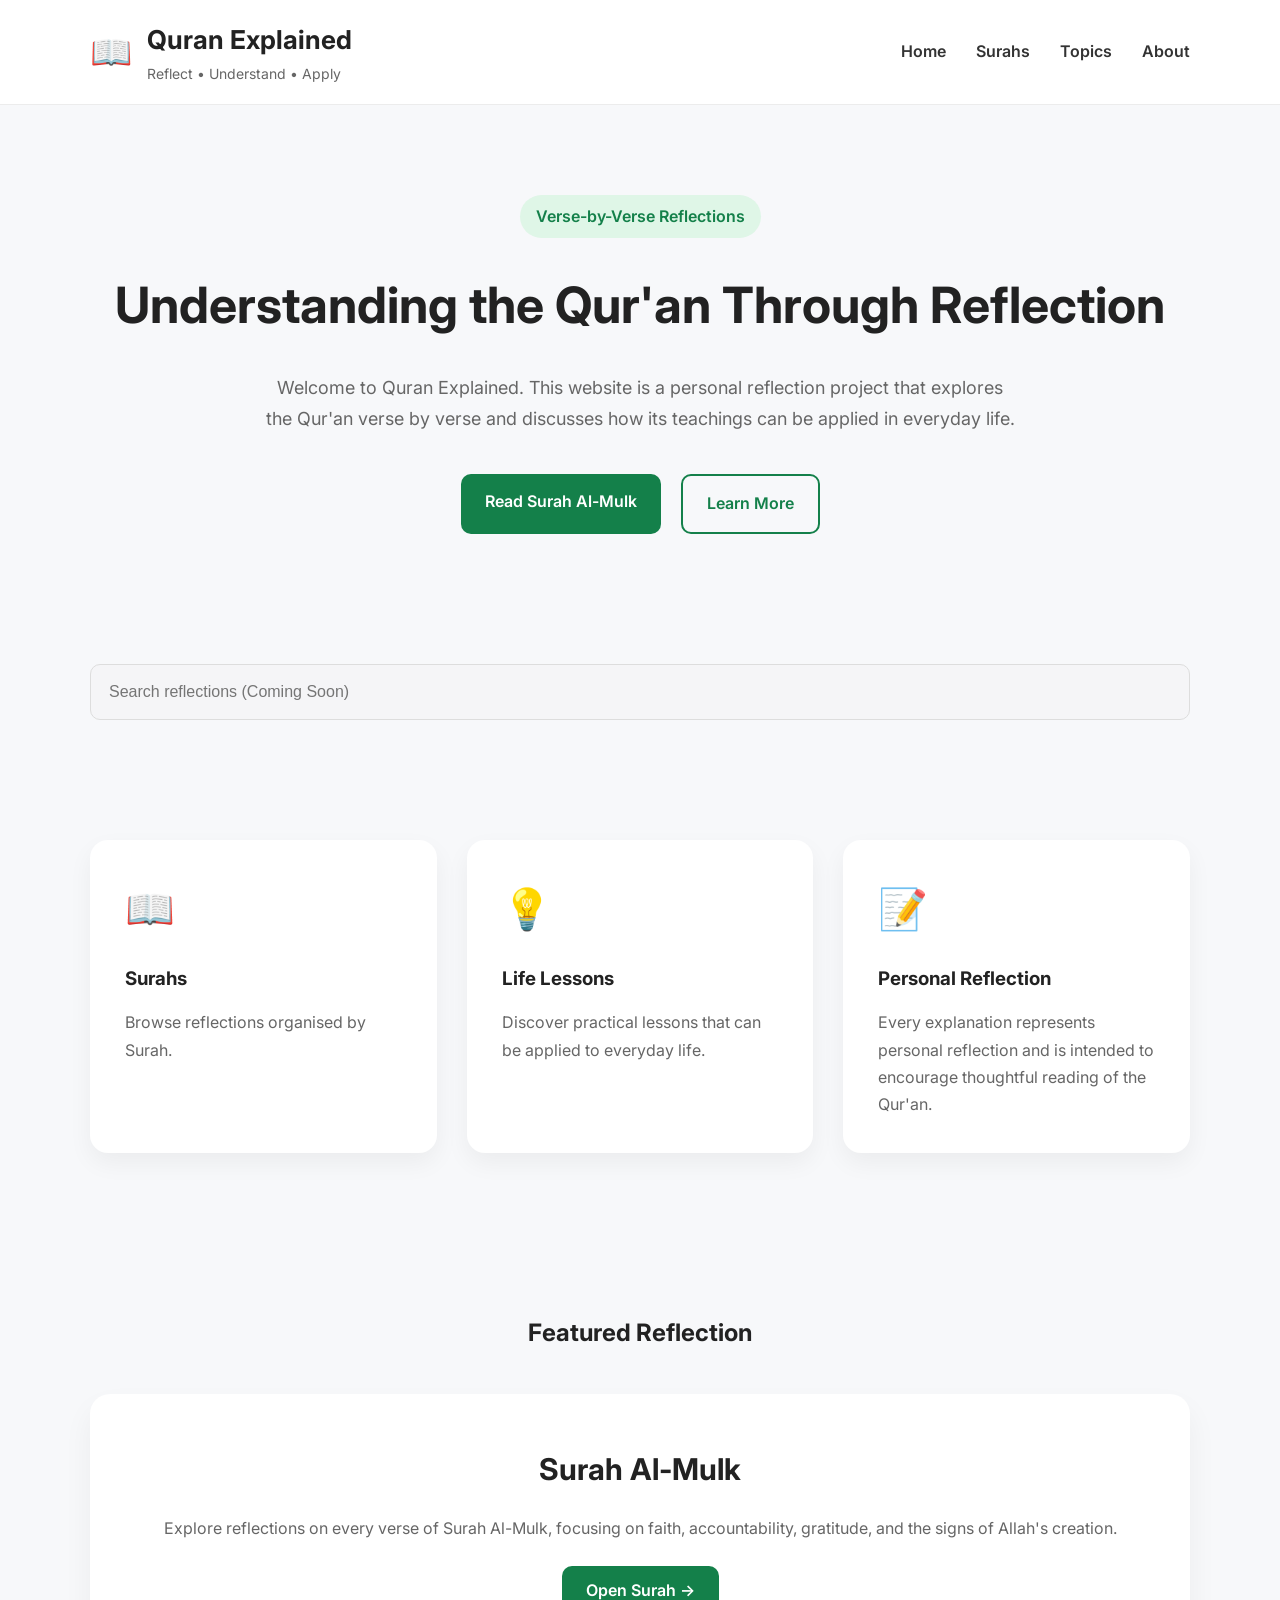
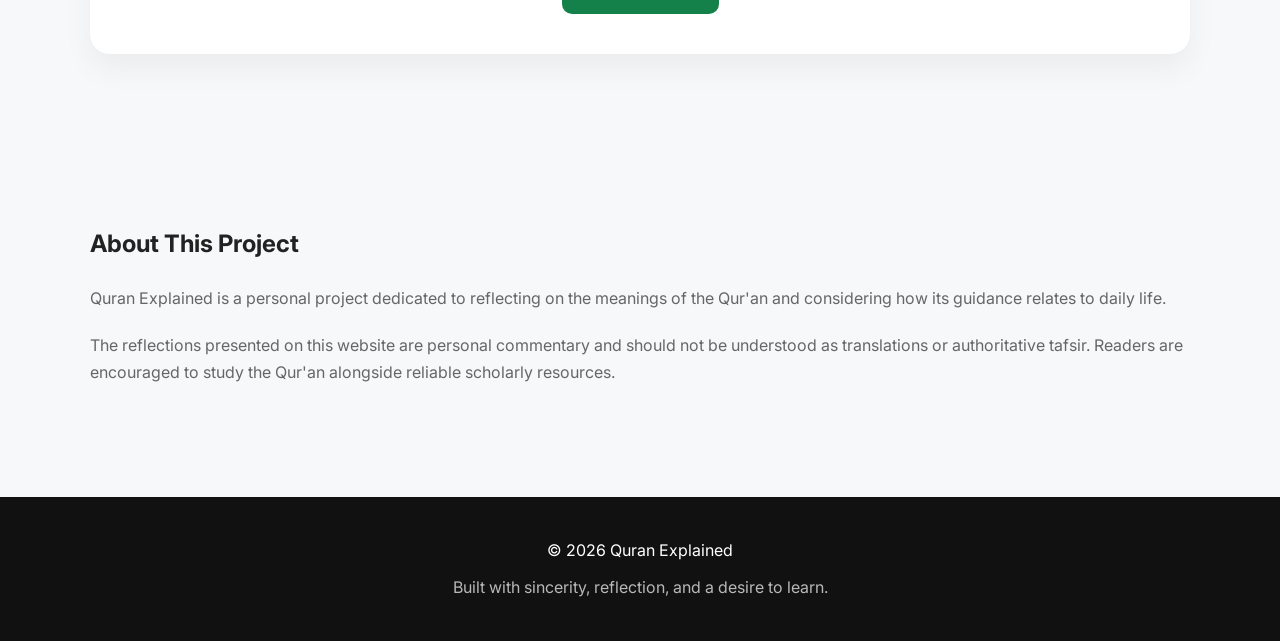
<file: index.html>
<!DOCTYPE html>
<html lang="en">

<head>
    <meta charset="UTF-8">
    <meta name="viewport" content="width=device-width, initial-scale=1.0">

    <title>Quran Explained</title>

    <meta name="description"
        content="Understanding the Qur'an through thoughtful reflection and practical application.">

    <link rel="preconnect" href="https://fonts.googleapis.com">
    <link rel="preconnect" href="https://fonts.gstatic.com" crossorigin>

    <link href="https://fonts.googleapis.com/css2?family=Inter:wght@400;500;600;700&family=Amiri:wght@700&display=swap"
        rel="stylesheet">
<link rel="stylesheet" href="Style.css">
</head>

<body>

<header>

    <div class="container">

        <div class="logo">

            <div class="logo-icon">📖</div>

            <div>

                <h1>Quran Explained</h1>

                <p>Reflect • Understand • Apply</p>

            </div>

        </div>

        <nav>

            <a href="index.html">Home</a>

            <a href="surahs/al-mulk.html">Surahs</a>

            <a href="#">Topics</a>

            <a href="about.html">About</a>

        </nav>

    </div>

</header>

<section class="hero">

    <div class="container">

        <span class="hero-tag">

            Verse-by-Verse Reflections

        </span>

        <h2>

            Understanding the Qur'an Through Reflection

        </h2>

        <p>

            Welcome to Quran Explained.

            This website is a personal reflection project that explores
            the Qur'an verse by verse and discusses how its teachings
            can be applied in everyday life.

        </p>

        <div class="buttons">

            <a class="btn btn-primary" href="surahs/al-mulk.html">

                Read Surah Al-Mulk

            </a>

            <a class="btn btn-secondary" href="#about">

                Learn More

            </a>

        </div>

    </div>

</section>

<section class="search">

    <div class="container">

        <input
            type="text"
            placeholder="Search reflections (Coming Soon)"
            disabled>

    </div>

</section>

<section class="cards">

    <div class="container">

        <div class="card">

            <div class="emoji">📖</div>

            <h3>Surahs</h3>

            <p>

                Browse reflections organised by Surah.

            </p>

        </div>

        <div class="card">

            <div class="emoji">💡</div>

            <h3>Life Lessons</h3>

            <p>

                Discover practical lessons that can be applied
                to everyday life.

            </p>

        </div>

        <div class="card">

            <div class="emoji">📝</div>

            <h3>Personal Reflection</h3>

            <p>

                Every explanation represents personal reflection
                and is intended to encourage thoughtful reading
                of the Qur'an.

            </p>

        </div>

    </div>

</section>

<section class="featured">

    <div class="container">

        <h2>

            Featured Reflection

        </h2>

        <div class="featured-card">

            <h3>

                Surah Al-Mulk

            </h3>

            <p>

                Explore reflections on every verse of
                Surah Al-Mulk, focusing on faith,
                accountability, gratitude,
                and the signs of Allah's creation.

            </p>

            <a class="btn btn-primary"

                href="surahs/al-mulk.html">

                Open Surah →

            </a>

        </div>

    </div>

</section>

<section id="about" class="about">

    <div class="container">

        <h2>

            About This Project

        </h2>

        <p>

            Quran Explained is a personal project dedicated to
            reflecting on the meanings of the Qur'an and considering
            how its guidance relates to daily life.

        </p>

        <p>

            The reflections presented on this website are personal
            commentary and should not be understood as translations
            or authoritative tafsir. Readers are encouraged to study
            the Qur'an alongside reliable scholarly resources.

        </p>

    </div>

</section>

<footer>

    <div class="container">

        <p>

            © 2026 Quran Explained

        </p>

        <p>

            Built with sincerity, reflection, and a desire to learn.

        </p>

    </div>

</footer>

<script src="App.js"></script>

</body>

</html>
</file>
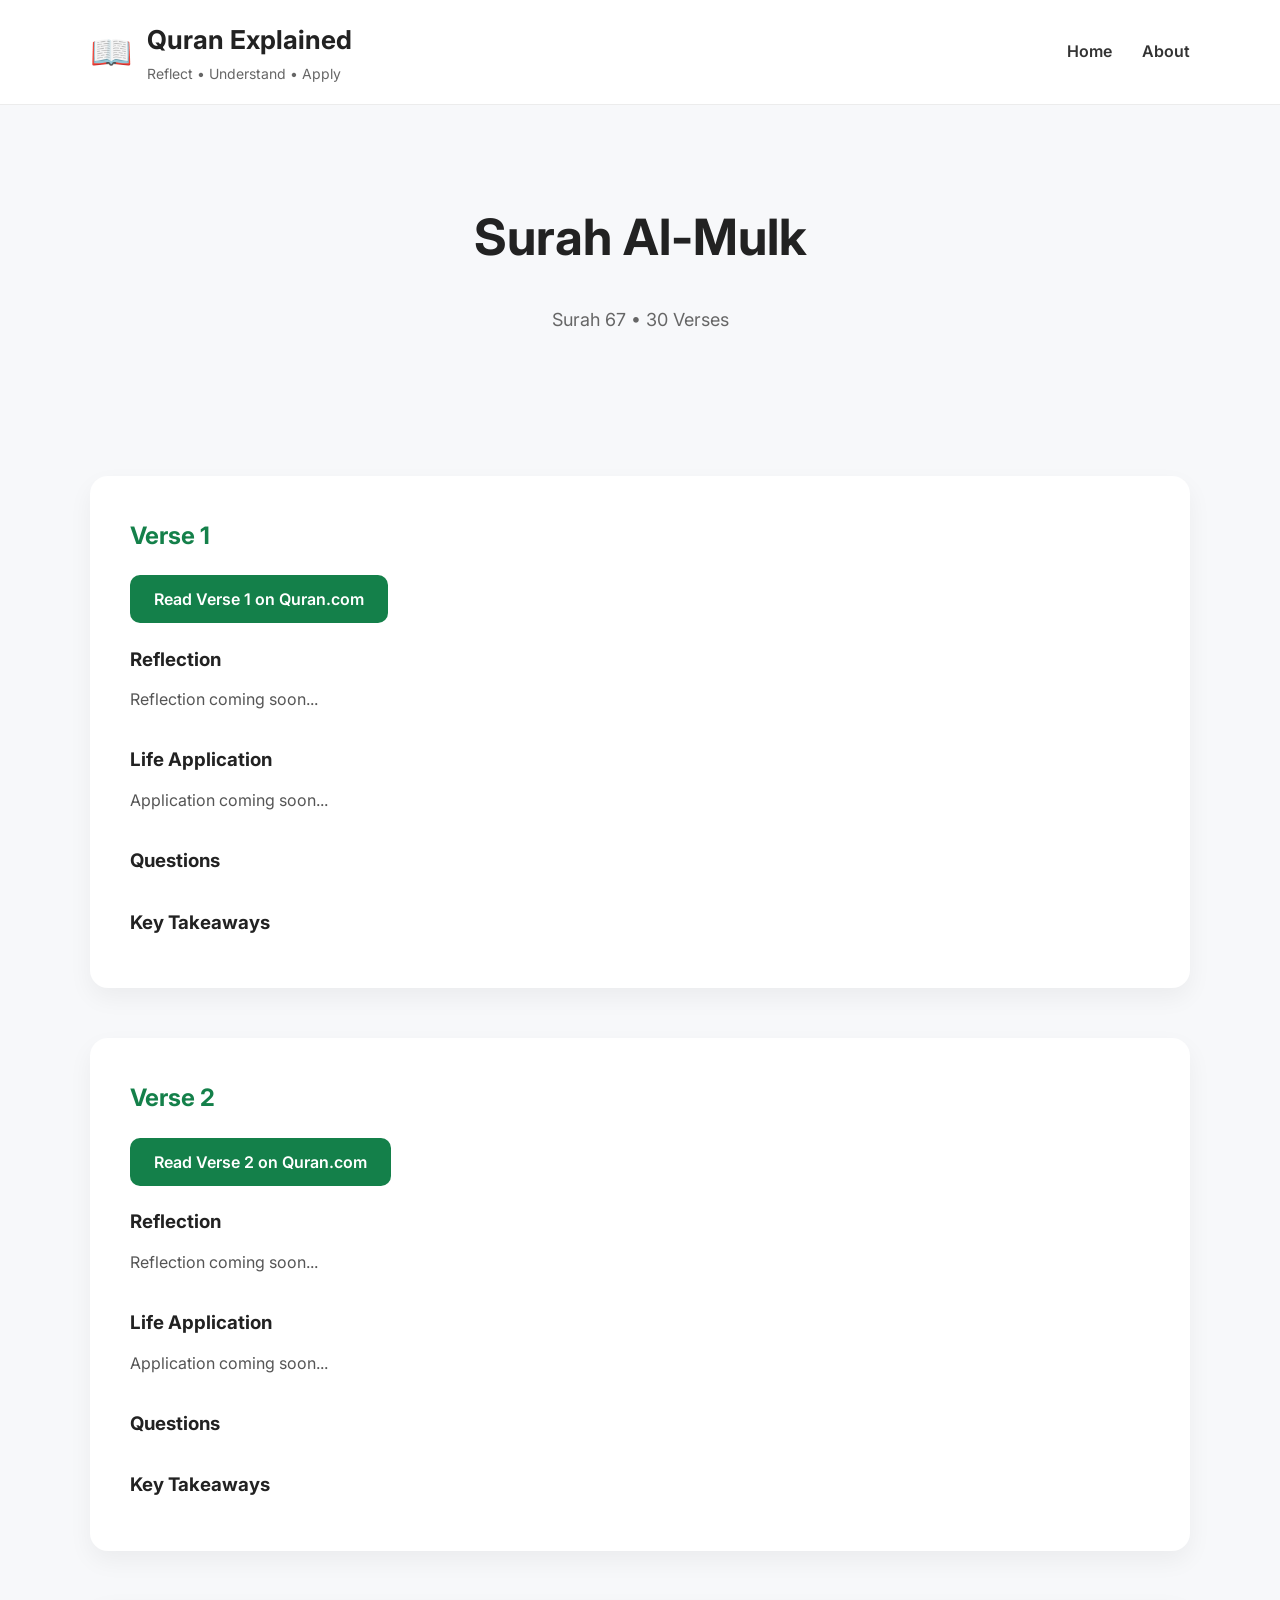
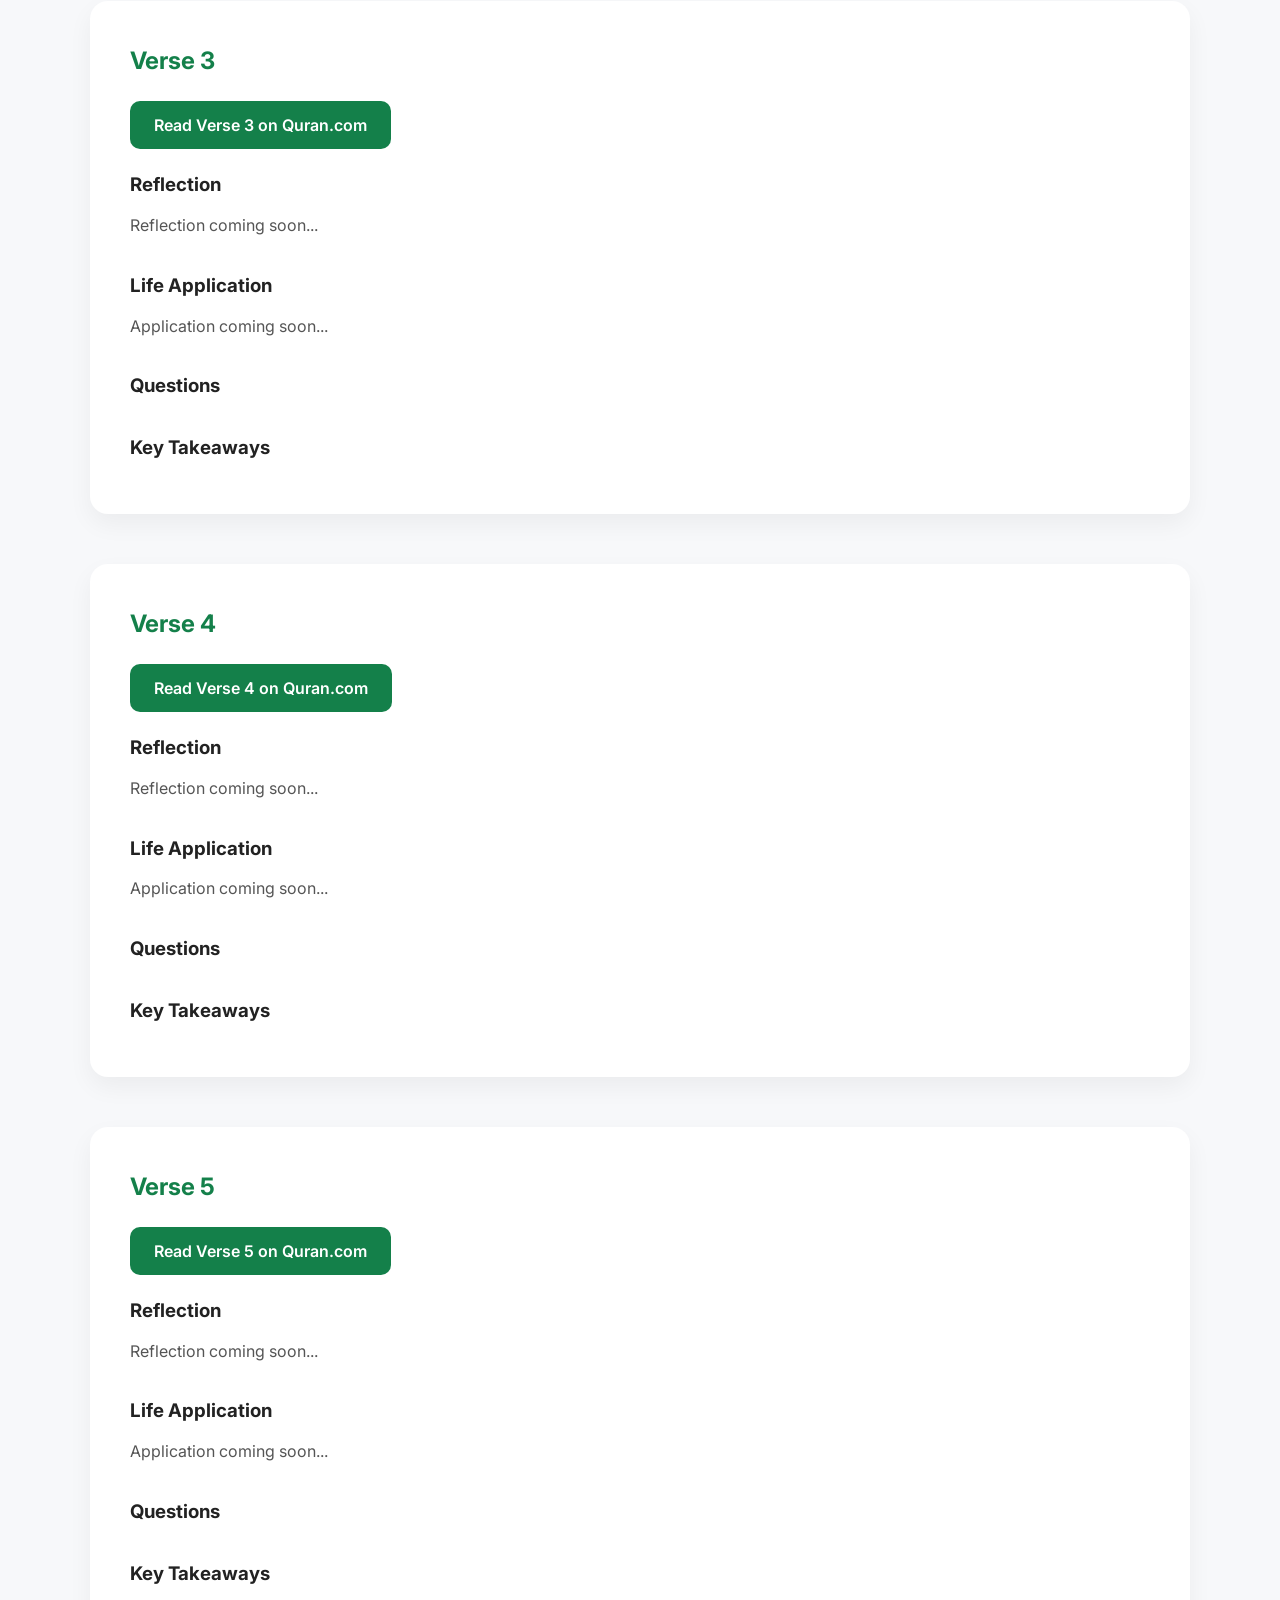
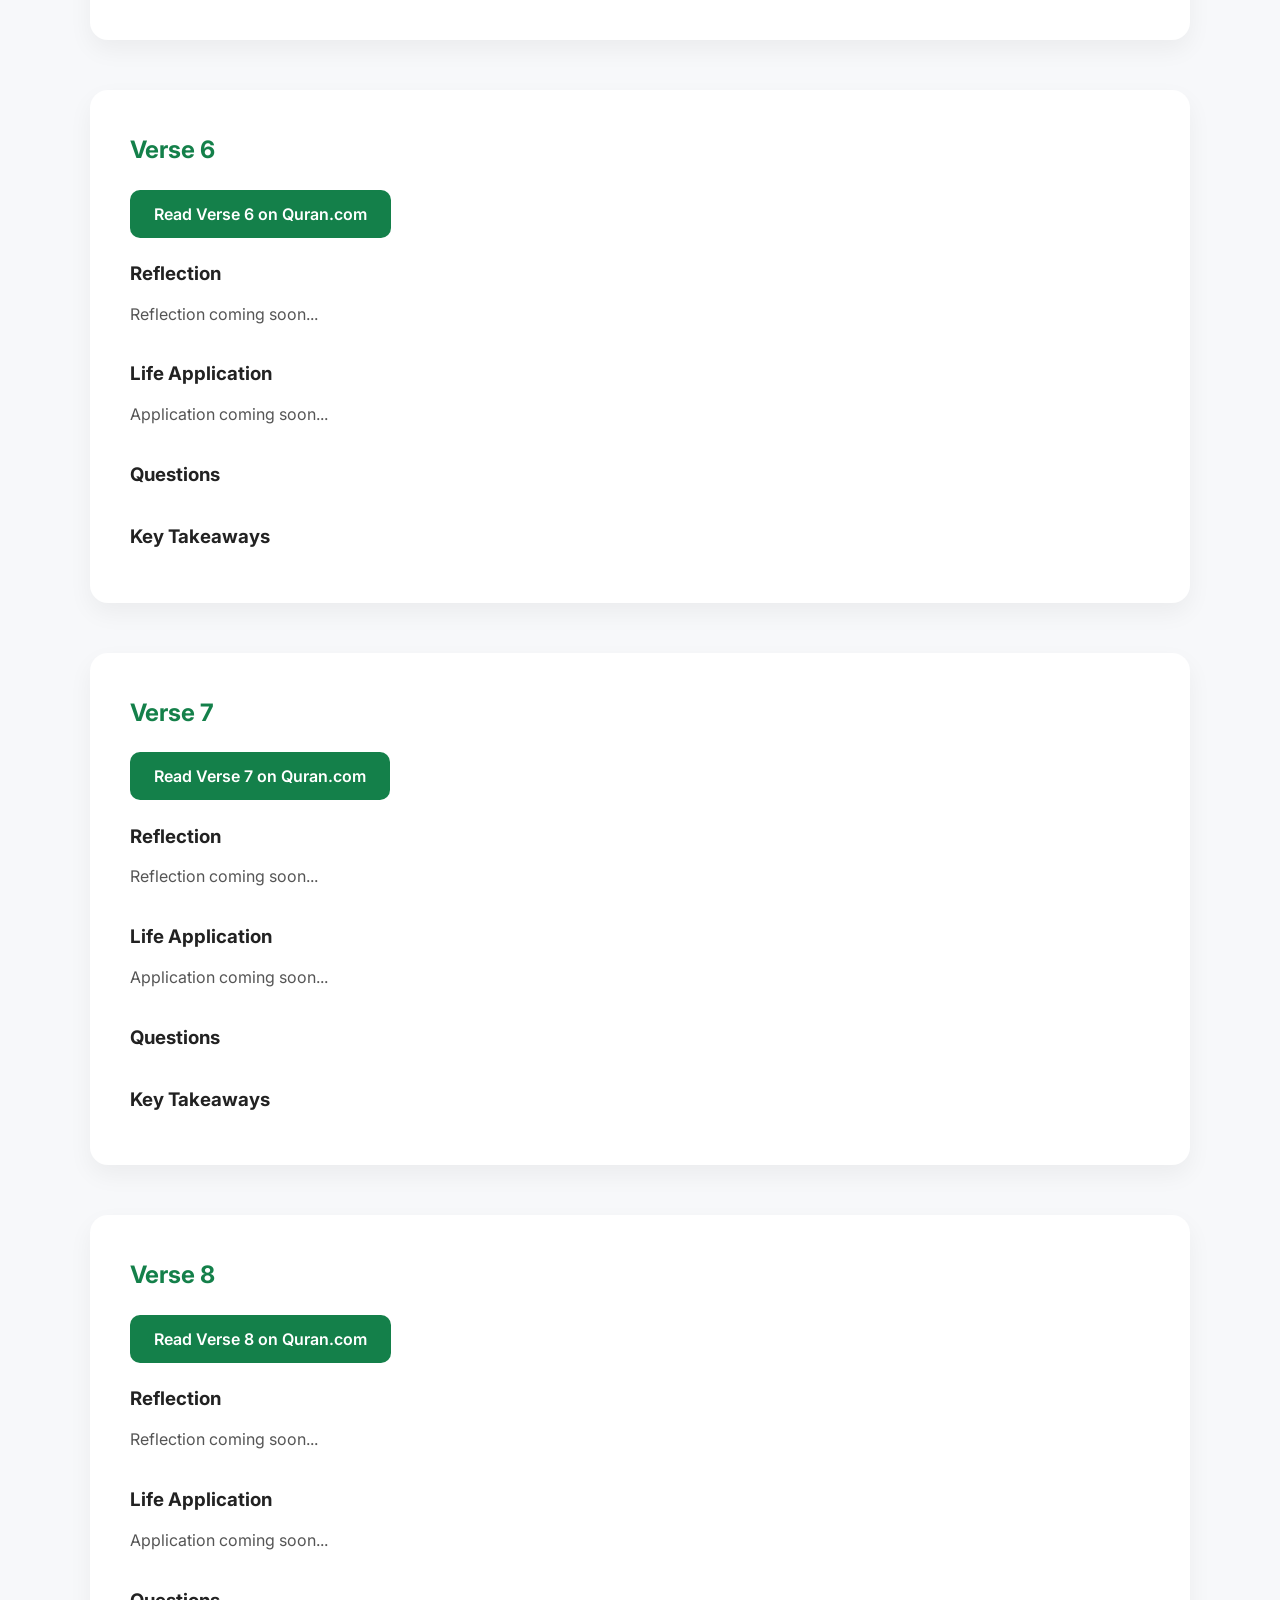
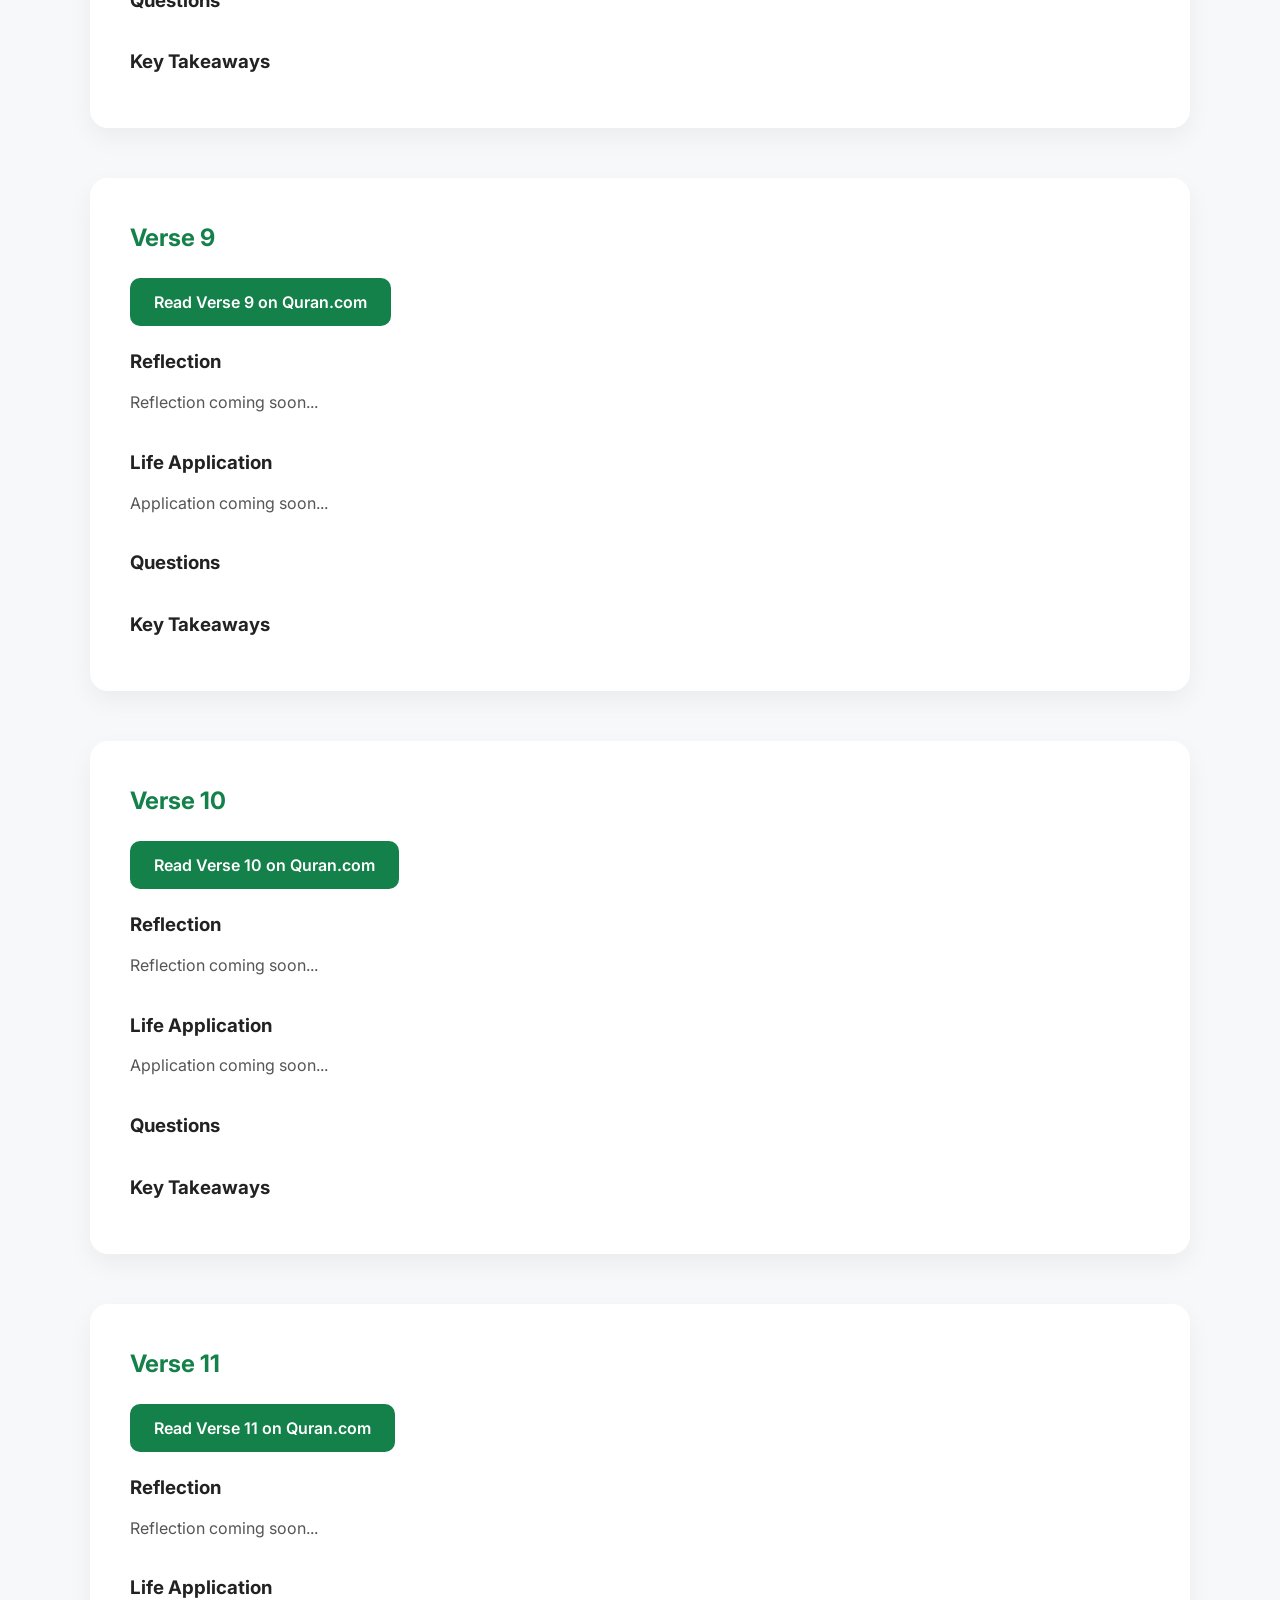
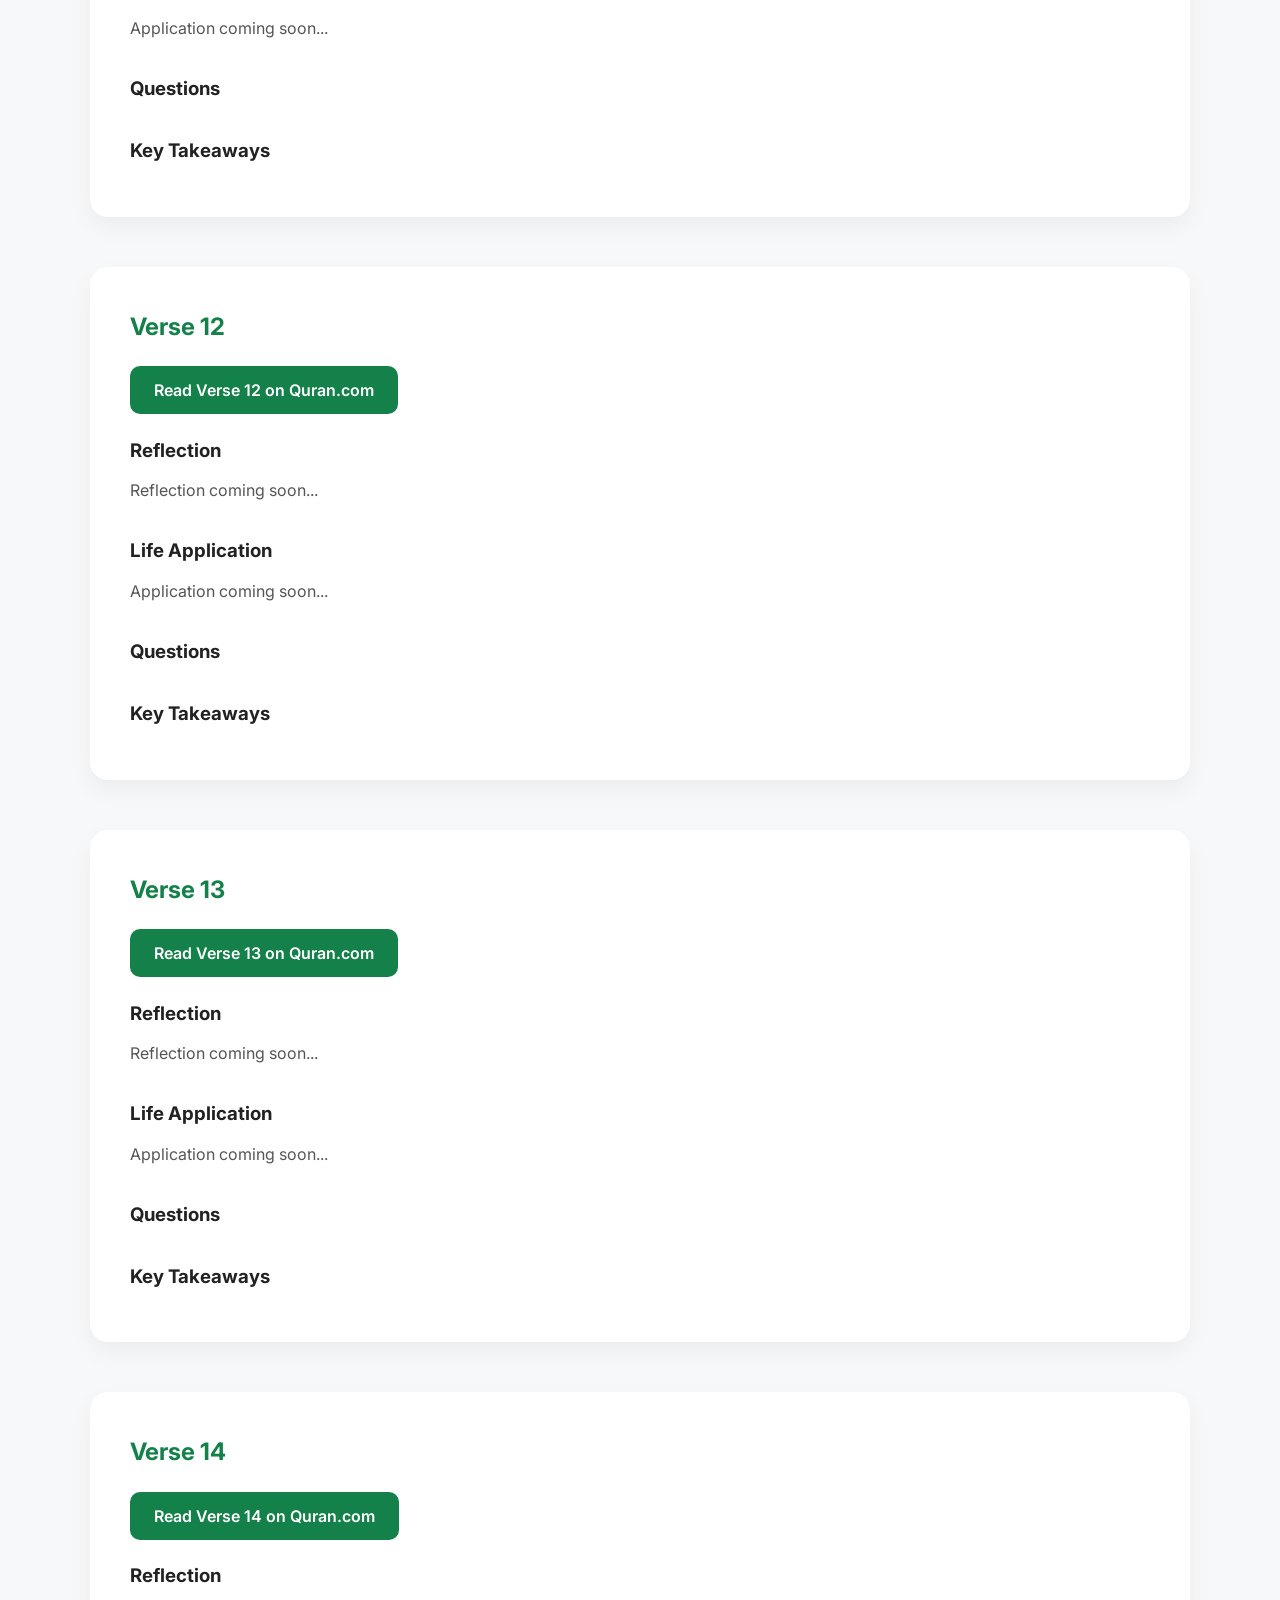
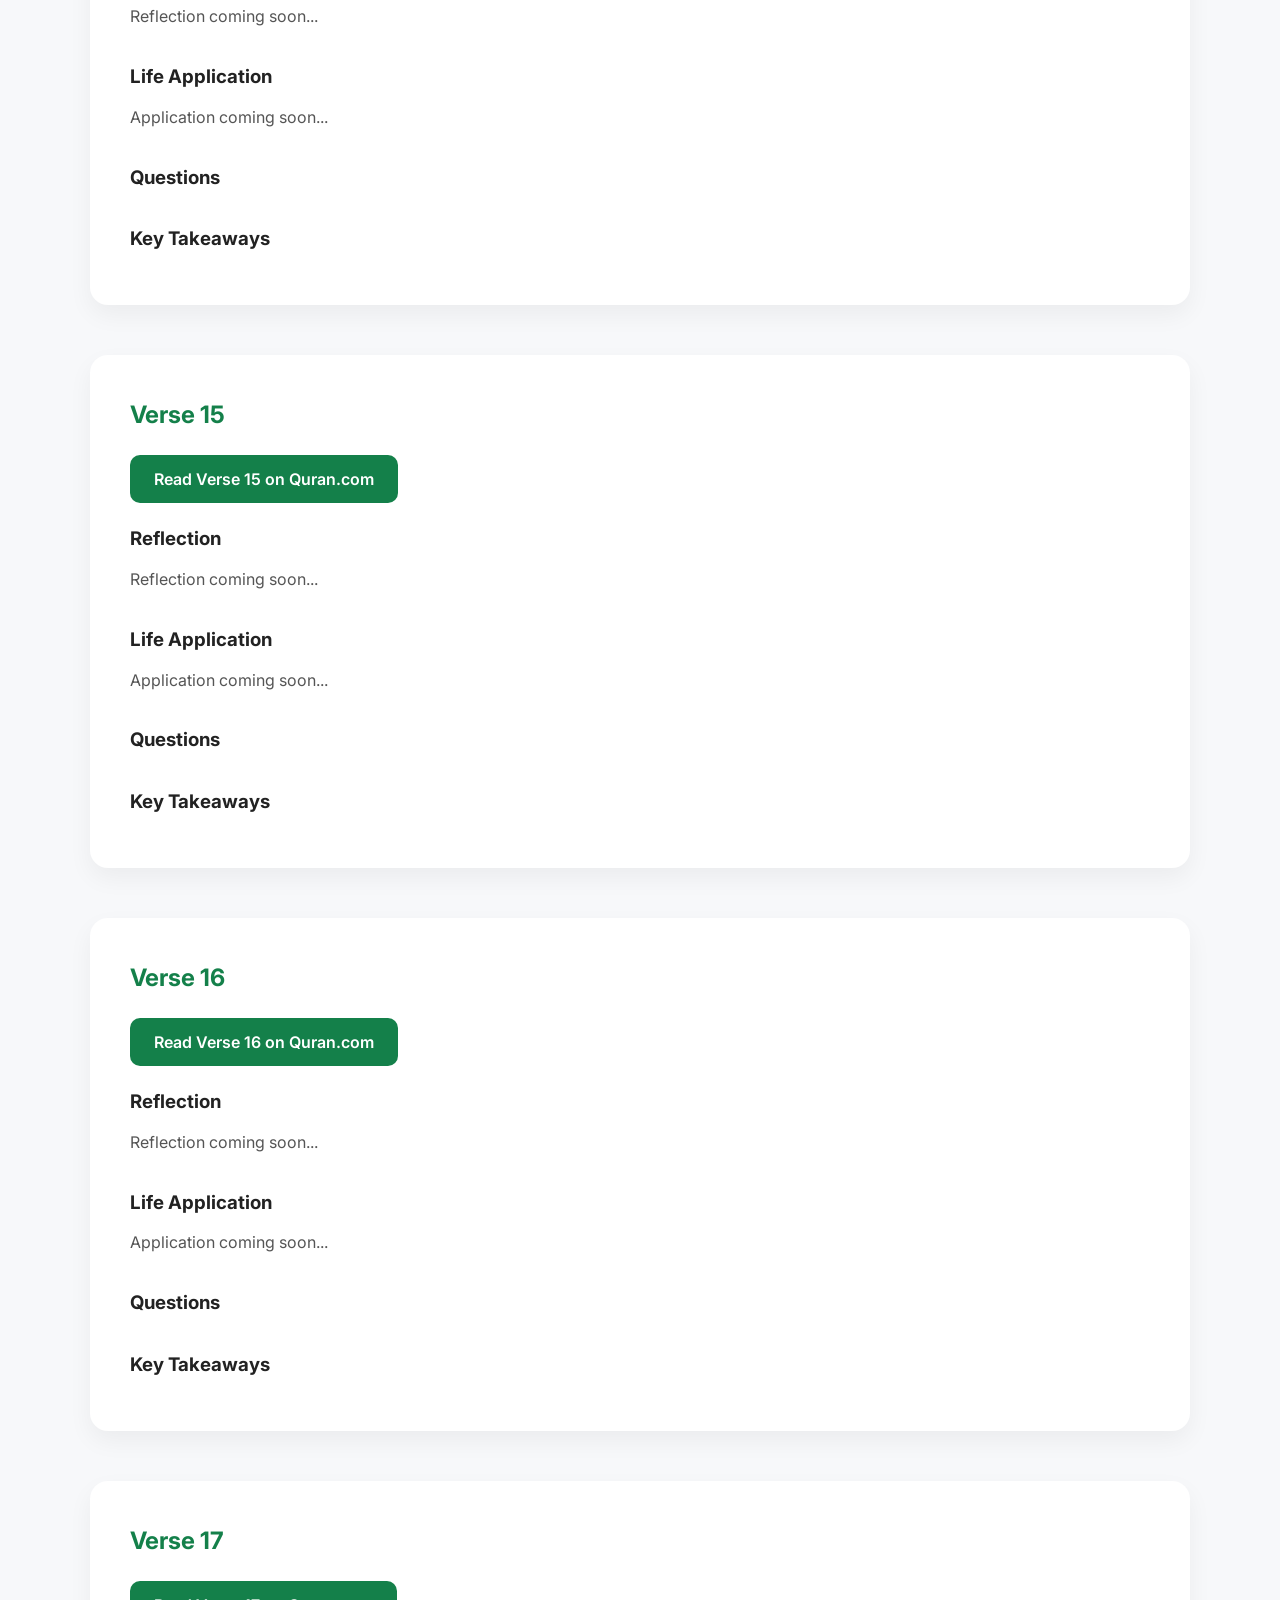
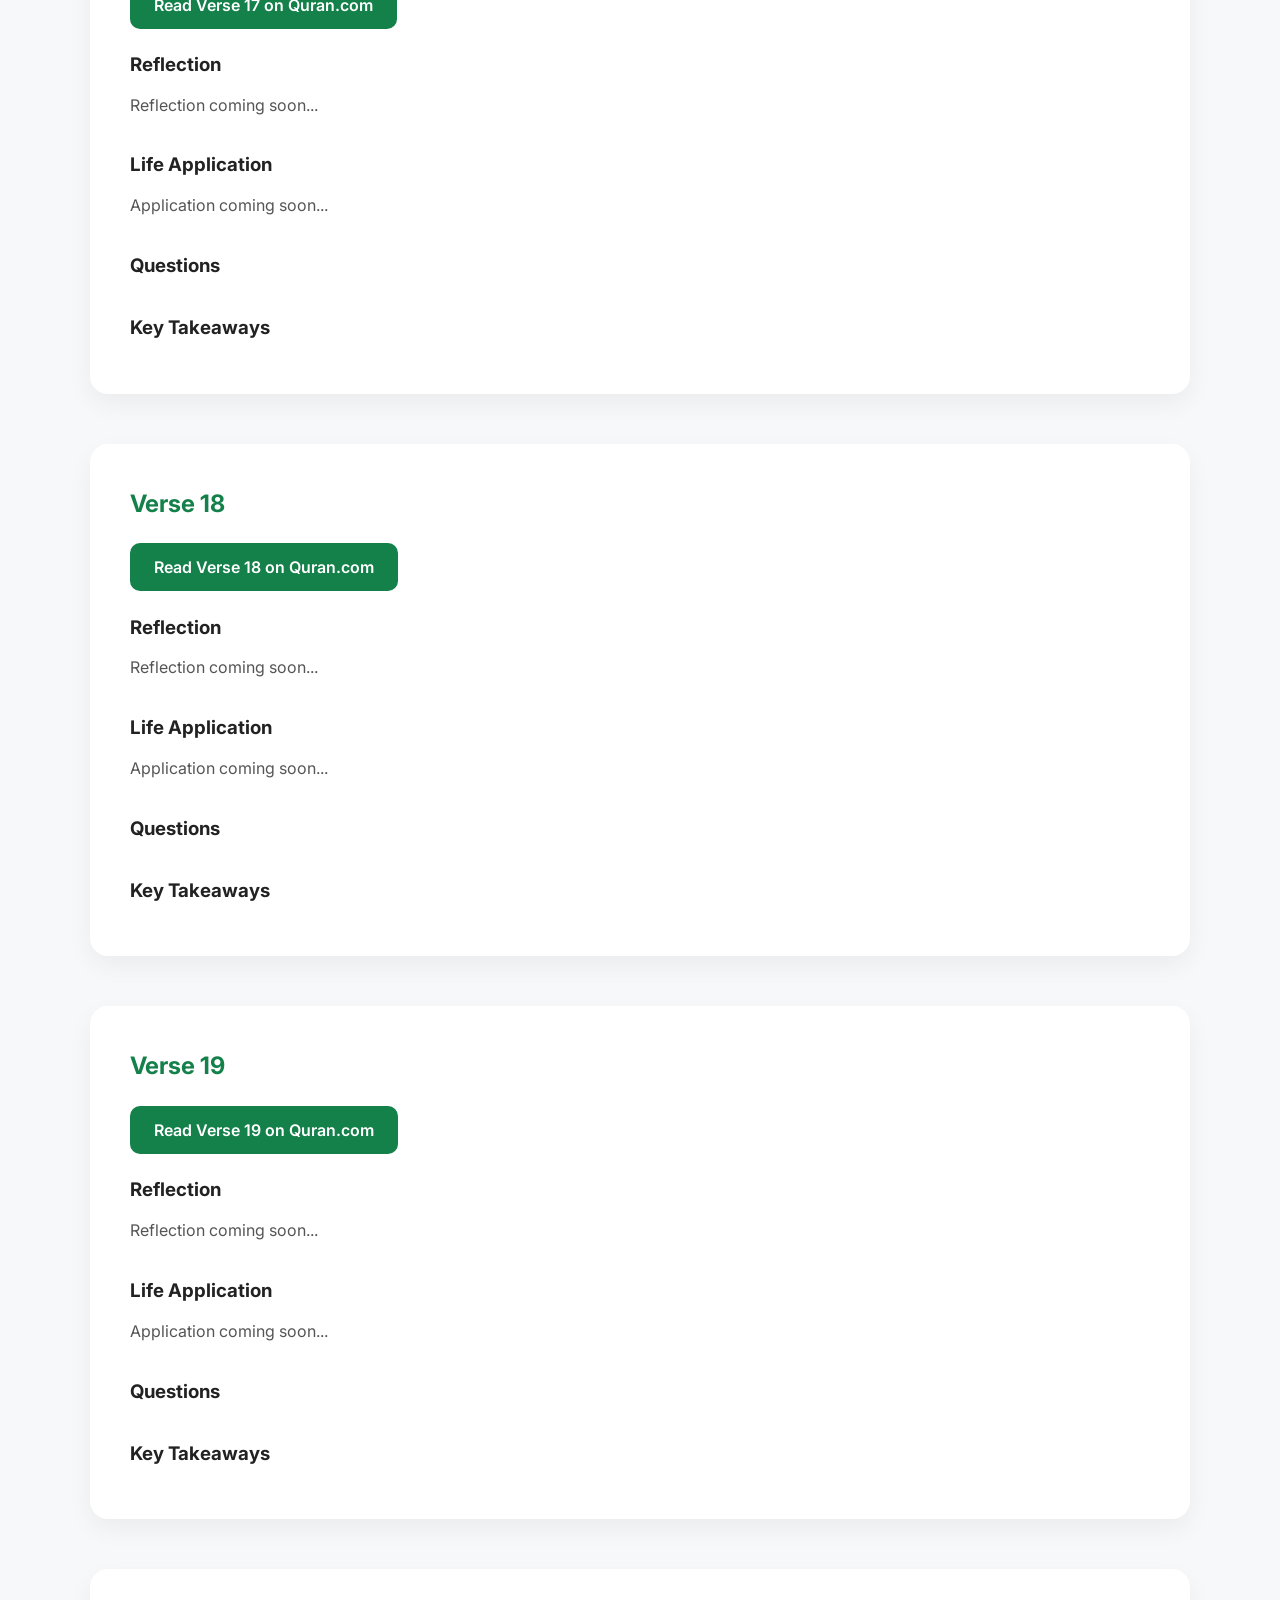
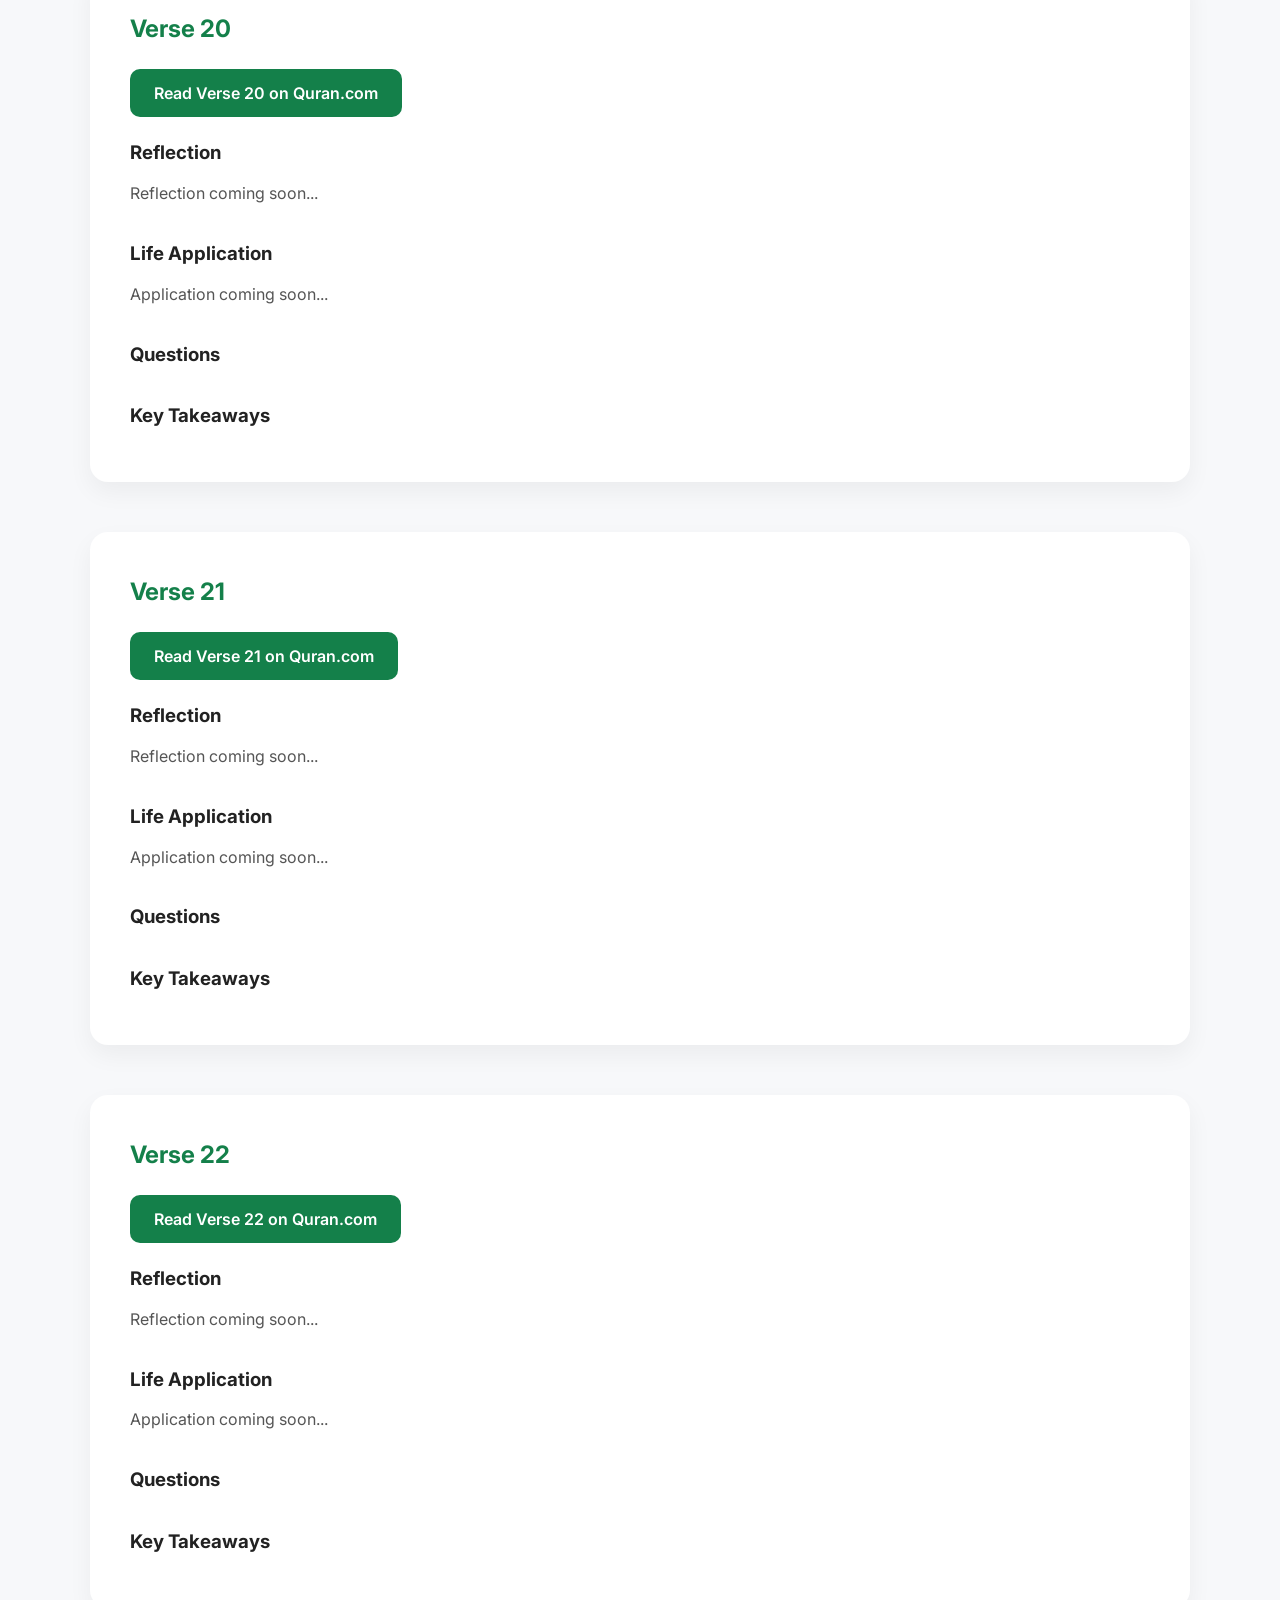
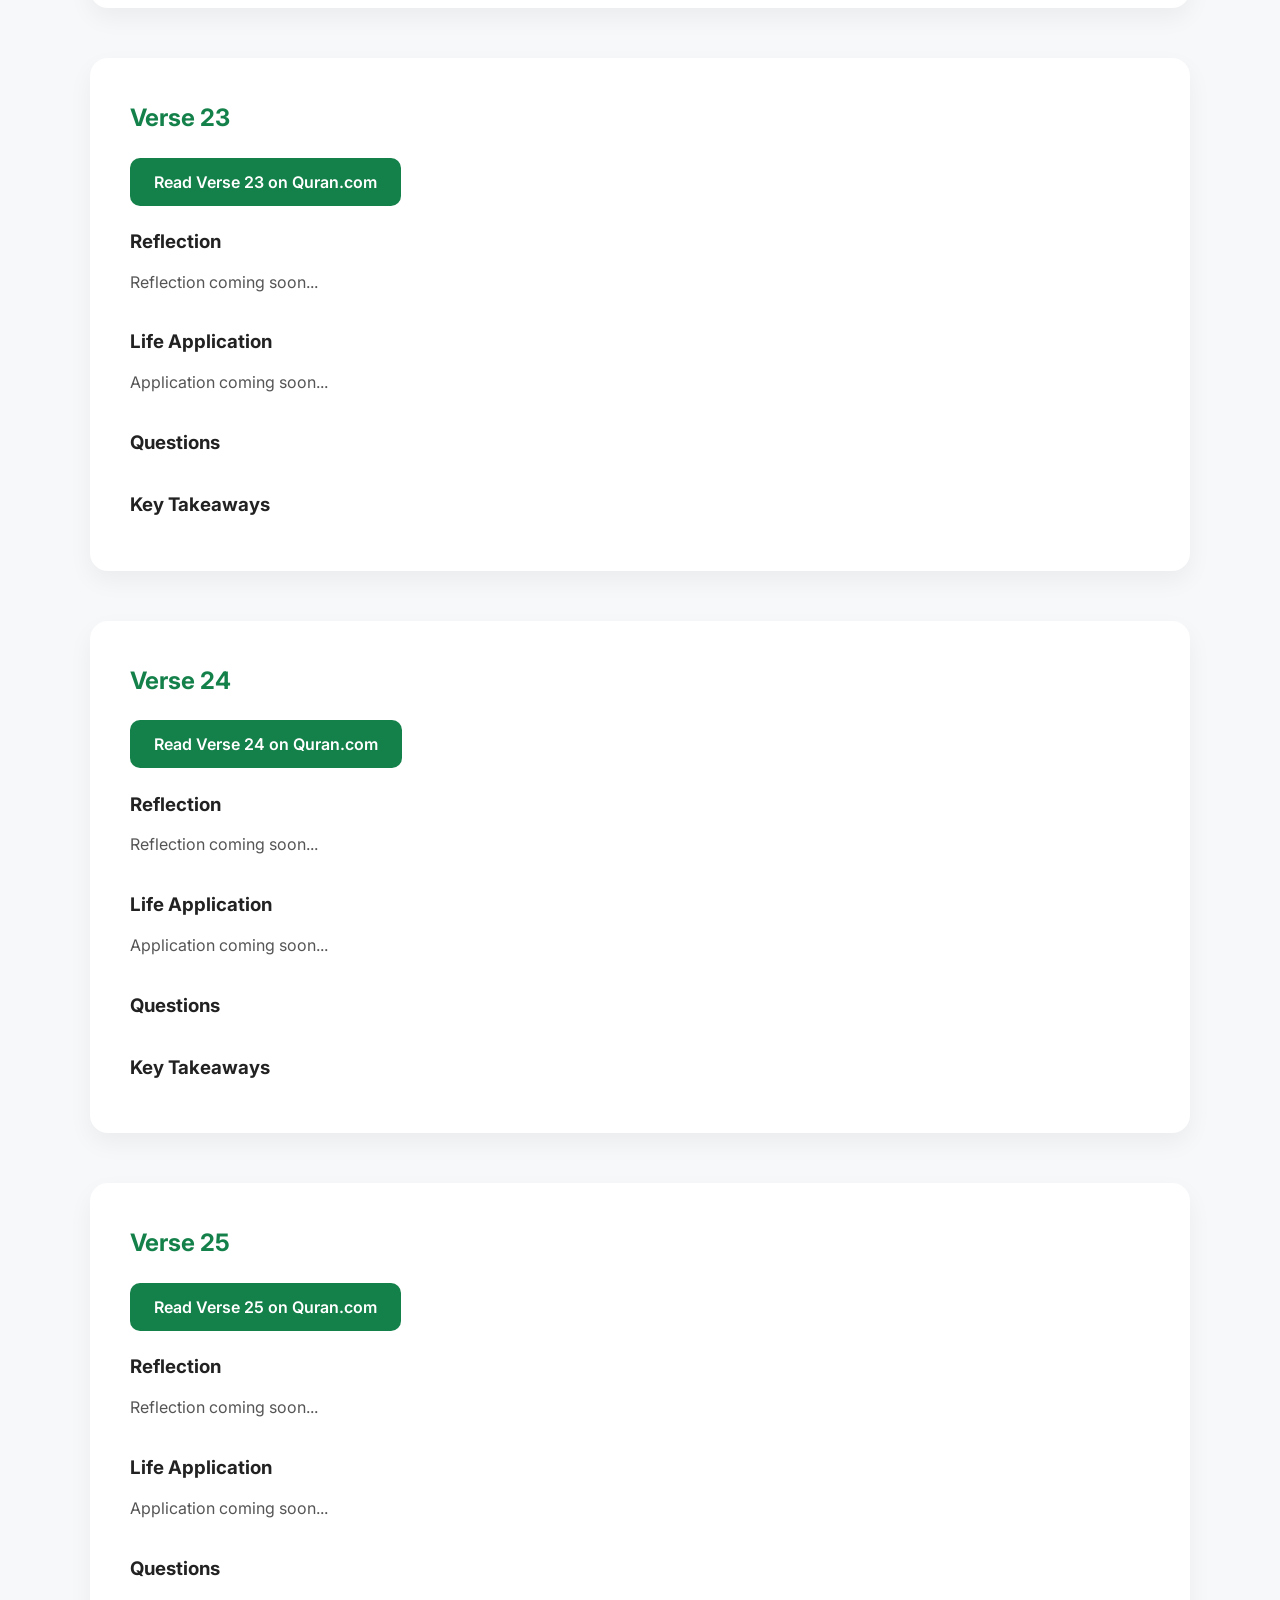
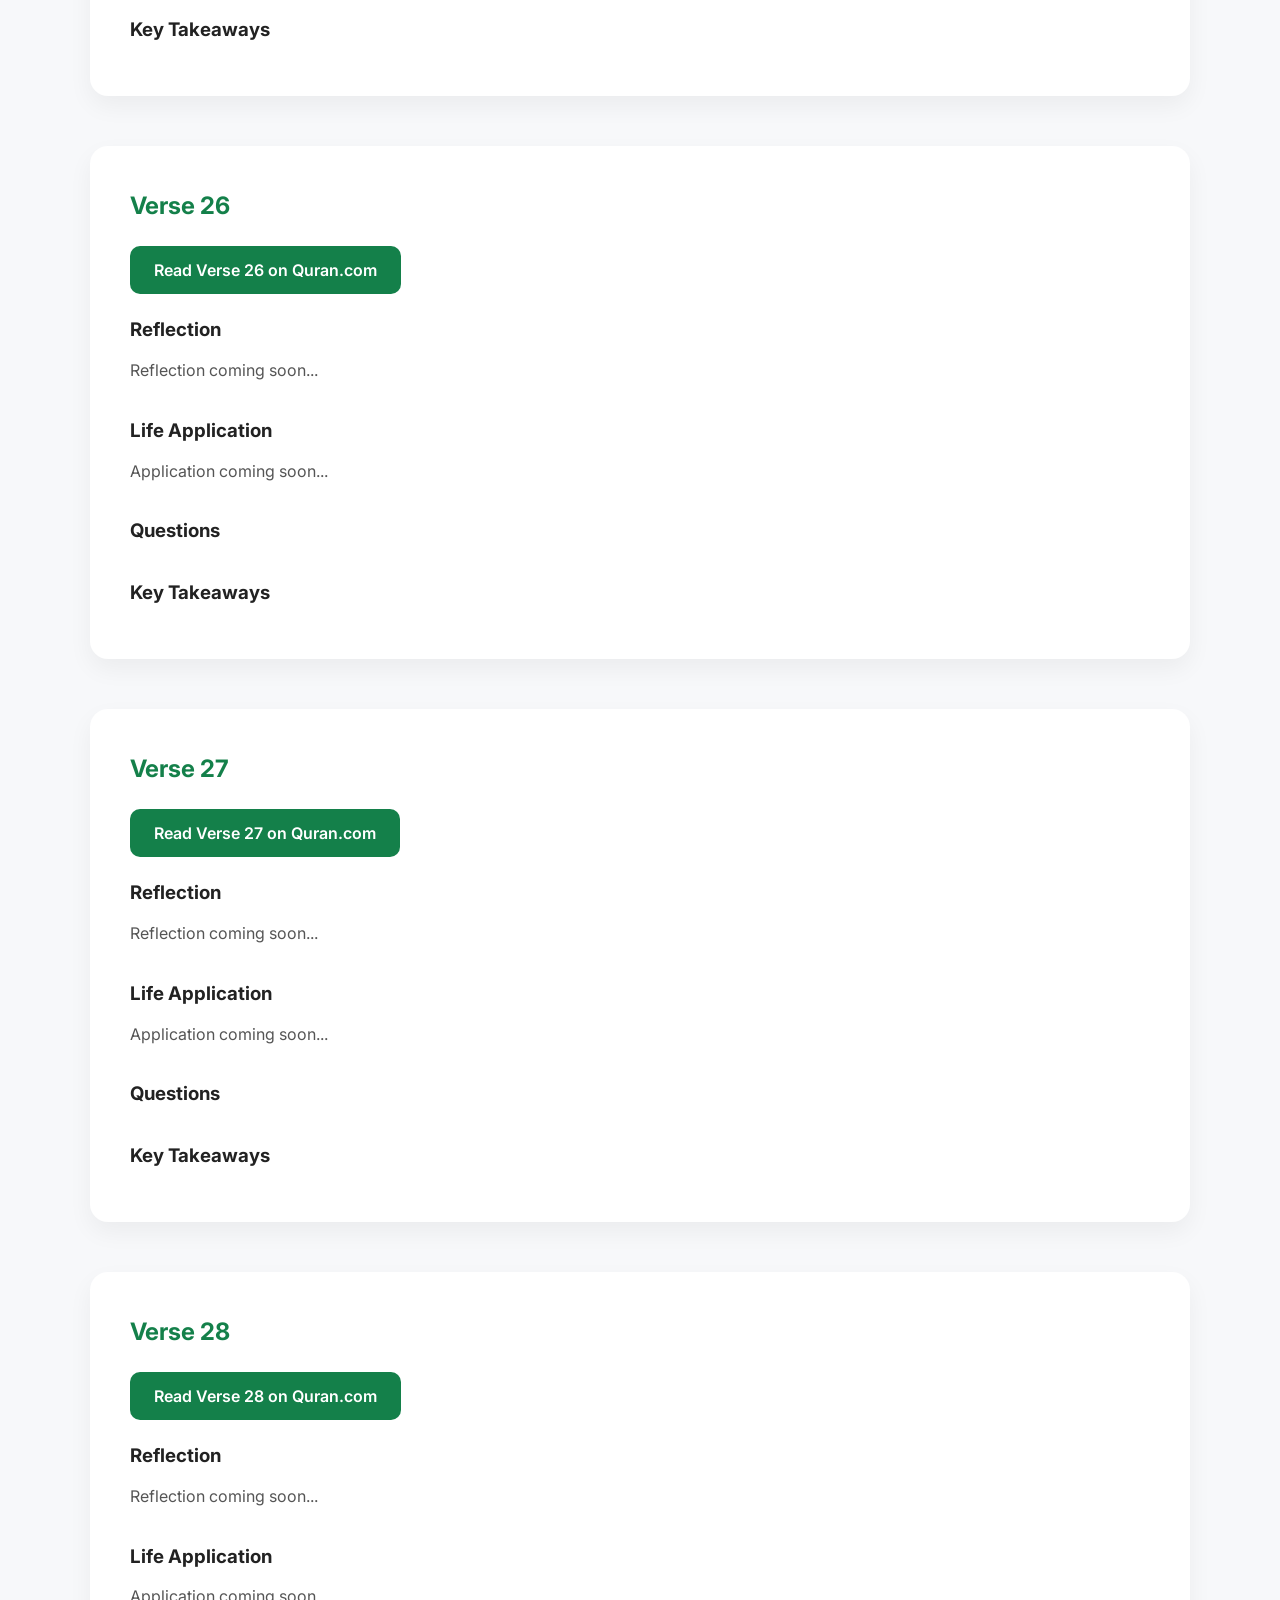
<file: surahs/al-mulk.html>
<!DOCTYPE html>
<html lang="en">

<head>

    <meta charset="UTF-8">
    <meta name="viewport" content="width=device-width, initial-scale=1.0">

    <title>Surah Al-Mulk | Quran Explained</title>

    <link rel="preconnect" href="https://fonts.googleapis.com">
    <link rel="preconnect" href="https://fonts.gstatic.com" crossorigin>

    <link href="https://fonts.googleapis.com/css2?family=Inter:wght@400;500;600;700&display=swap" rel="stylesheet">

    <link rel="stylesheet" href="../Style.css">

</head>

<body>

<header>

<div class="container">

<div class="logo">

<div class="logo-icon">📖</div>

<div>

<h1>Quran Explained</h1>

<p>Reflect • Understand • Apply</p>

</div>

</div>

<nav>

<a href="../index.html">Home</a>

<a href="../index.html#about">About</a>

</nav>

</div>

</header>

<section class="hero">

<div class="container">

<h2>Surah Al-Mulk</h2>

<p>

Surah 67 • 30 Verses

</p>

</div>

</section>

<main class="container">

<div id="verses"></div>

</main>

<footer>

<div class="container">

<p>© 2026 Quran Explained</p>

<p>Personal reflections intended to encourage thoughtful reading of the Qur'an.</p>

</div>

</footer>

<script>

fetch("../data/mulk.json")

.then(response=>response.json())

.then(reflections=>{

const container=document.getElementById("verses");

reflections.forEach(item=>{

container.innerHTML+=`

<div class="verse-card">

<h2>Verse ${item.verse}</h2>

<h3>${item.title}</h3>

<a class="btn btn-primary"

href="https://quran.com/67/${item.verse}"

target="_blank">

Read Verse ${item.verse} on Quran.com

</a>

<h3>Reflection</h3>

<p>${item.reflection || "Reflection coming soon..."}</p>

<h3>Life Application</h3>

<p>${item.application || "Application coming soon..."}</p>

<h3>Questions</h3>

<ul>

${item.questions.map(question=>`<li>${question}</li>`).join("")}

</ul>

<h3>Key Takeaways</h3>

<ul>

${item.takeaways.map(point=>`<li>${point}</li>`).join("")}

</ul>

</div>

`;

});

})

.catch(error=>{

document.getElementById("verses").innerHTML=

"<h2>Unable to load reflections.</h2>";

console.error(error);

});

</script>

<script src="../App.js"></script>

</body>

</html>
</file>
<file: Style.css>
/* ------------------------------
   Quran Explained
------------------------------ */

*{
    margin:0;
    padding:0;
    box-sizing:border-box;
}

html{
    scroll-behavior:smooth;
}

body{
    font-family:Inter,sans-serif;
    background:#f7f8fa;
    color:#222;
    line-height:1.7;
}

.container{
    width:min(1100px,92%);
    margin:auto;
}

/* HEADER */

header{
    background:#fff;
    position:sticky;
    top:0;
    z-index:1000;
    border-bottom:1px solid #ececec;
}

header .container{
    display:flex;
    justify-content:space-between;
    align-items:center;
    padding:18px 0;
}

.logo{
    display:flex;
    align-items:center;
    gap:15px;
}

.logo-icon{
    font-size:34px;
}

.logo h1{
    font-size:26px;
}

.logo p{
    color:#666;
    font-size:14px;
}

nav{
    display:flex;
    gap:30px;
}

nav a{
    text-decoration:none;
    color:#333;
    font-weight:600;
    transition:.25s;
}

nav a:hover{
    color:#14804A;
}

/* HERO */

.hero{
    text-align:center;
    padding:90px 0;
}

.hero-tag{
    display:inline-block;
    background:#dff6e7;
    color:#14804A;
    padding:8px 16px;
    border-radius:999px;
    font-weight:600;
    margin-bottom:25px;
}

.hero h2{
    font-size:50px;
    margin-bottom:25px;
}

.hero p{
    max-width:750px;
    margin:auto;
    color:#666;
    font-size:18px;
}

.buttons{
    margin-top:40px;
    display:flex;
    justify-content:center;
    gap:20px;
}

/* BUTTONS */

.btn{
    text-decoration:none;
    padding:14px 24px;
    border-radius:10px;
    font-weight:600;
    transition:.25s;
}

.btn-primary{
    background:#14804A;
    color:white;
}

.btn-primary:hover{
    background:#10673c;
}

.btn-secondary{
    border:2px solid #14804A;
    color:#14804A;
}

.btn-secondary:hover{
    background:#14804A;
    color:white;
}

/* SEARCH */

.search{
    padding:40px 0;
}

.search input{
    width:100%;
    padding:18px;
    border-radius:10px;
    border:1px solid #ddd;
    font-size:16px;
}

/* CARDS */

.cards{
    padding:80px 0;
}

.cards .container{
    display:grid;
    grid-template-columns:repeat(auto-fit,minmax(250px,1fr));
    gap:30px;
}

.card{
    background:white;
    padding:35px;
    border-radius:18px;
    box-shadow:0 10px 25px rgba(0,0,0,.05);
    transition:.25s;
}

.card:hover{
    transform:translateY(-6px);
}

.emoji{
    font-size:40px;
    margin-bottom:20px;
}

.card h3{
    margin-bottom:15px;
}

.card p{
    color:#666;
}

/* FEATURED */

.featured{
    padding:80px 0;
}

.featured h2{
    text-align:center;
    margin-bottom:40px;
}

.featured-card{
    background:white;
    padding:50px;
    border-radius:20px;
    box-shadow:0 15px 30px rgba(0,0,0,.05);
    text-align:center;
}

.featured-card h3{
    font-size:30px;
    margin-bottom:20px;
}

.featured-card p{
    color:#666;
    margin-bottom:35px;
}

/* ABOUT */

.about{
    padding:90px 0;
}

.about h2{
    margin-bottom:20px;
}

.about p{
    color:#666;
    margin-bottom:20px;
}

/* FOOTER */

footer{
    background:#111;
    color:white;
    text-align:center;
    padding:40px;
}

footer p:last-child{
    opacity:.7;
    margin-top:10px;
}

/* MOBILE */

@media(max-width:768px){

header .container{
    flex-direction:column;
    gap:20px;
}

nav{
    flex-wrap:wrap;
    justify-content:center;
}

.hero h2{
    font-size:36px;
}

.buttons{
    flex-direction:column;
    align-items:center;
}

}
/* Surah Page */

.verse-card{

background:white;

padding:40px;

border-radius:18px;

box-shadow:0 10px 25px rgba(0,0,0,.05);

margin:50px 0;

}

.verse-card h2{

margin-bottom:20px;

color:#14804A;

}

.verse-card h3{

margin-top:30px;

margin-bottom:10px;

}

.verse-card p{

color:#555;

line-height:1.8;

}

hr{

border:none;

height:1px;

background:#ddd;

margin:50px 0;

}
</file>
